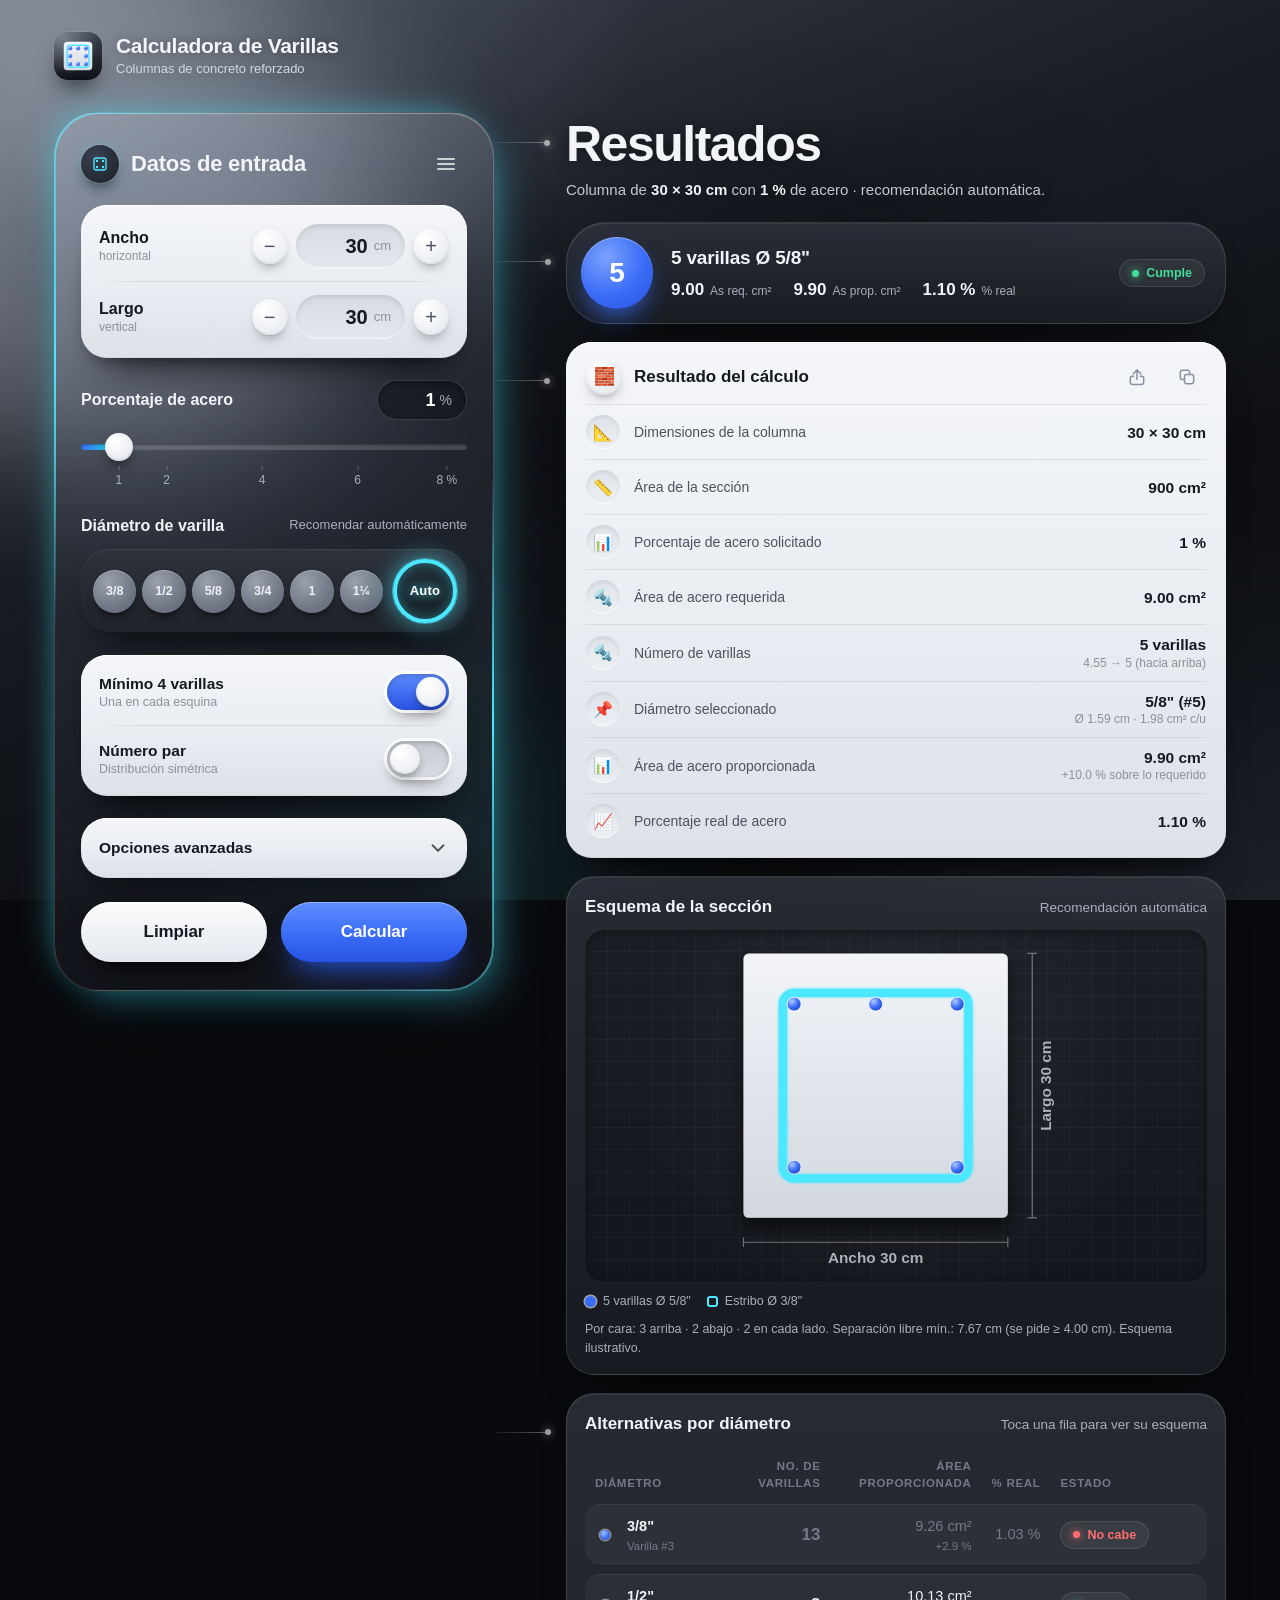
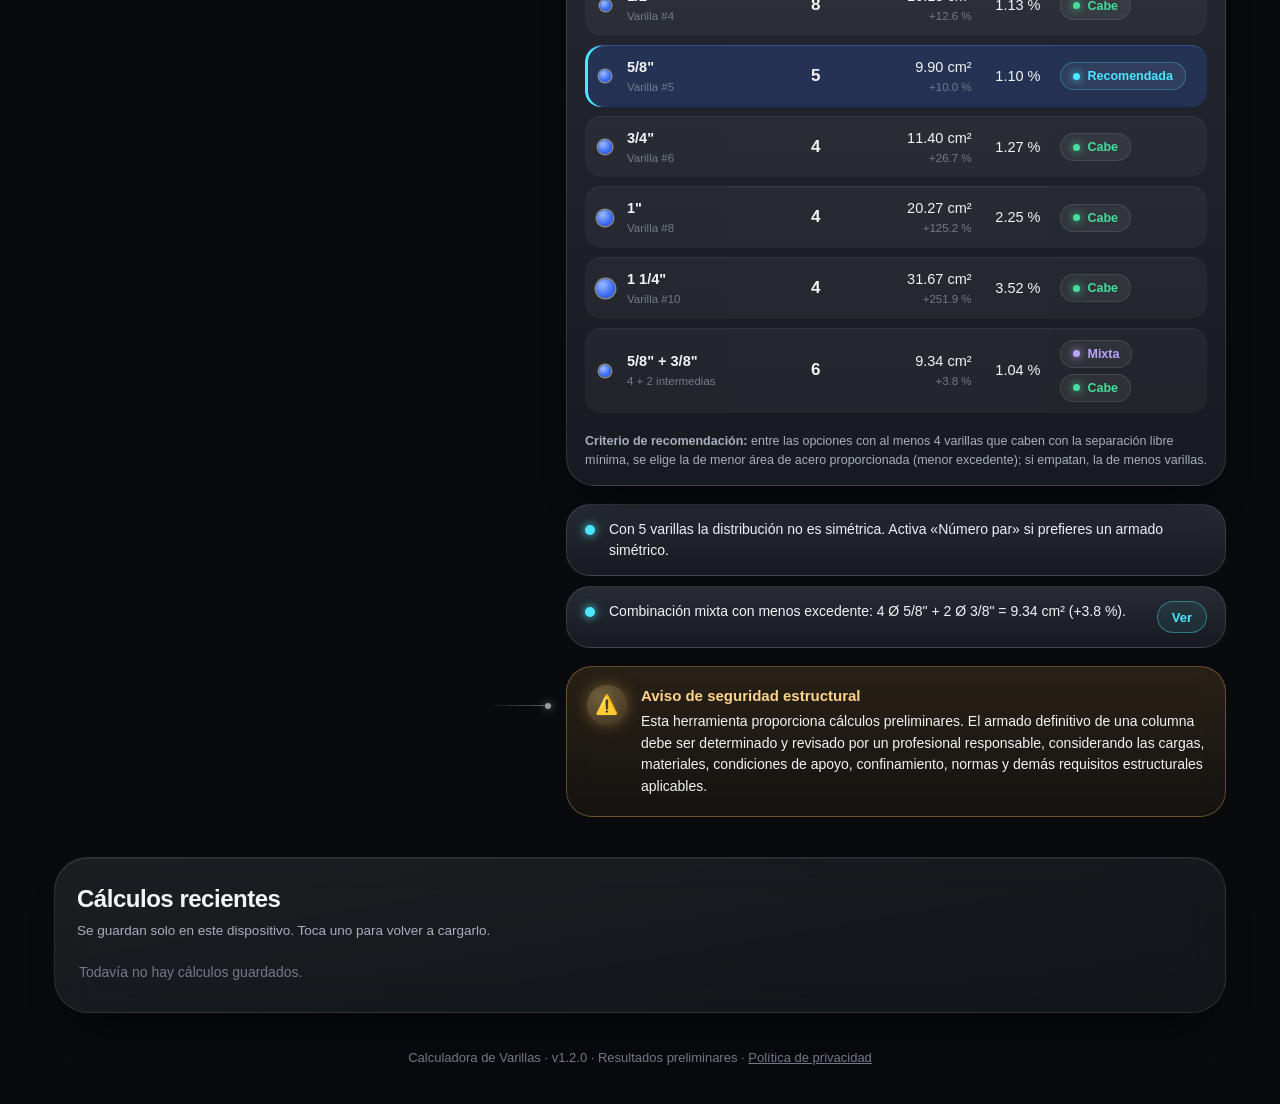
<file: index.html>
<!DOCTYPE html>
<html lang="es-MX">
<head>
  <meta charset="UTF-8">
  <meta name="viewport" content="width=device-width, initial-scale=1, viewport-fit=cover">
  <title>Calculadora de Varillas · Columnas</title>
  <meta name="description" content="Calcula de forma preliminar el número y diámetro de varillas para columnas de concreto reforzado. Funciona sin conexión.">

  <!-- PWA -->
  <link rel="manifest" href="manifest.json">
  <meta name="theme-color" content="#0f1116">
  <meta name="mobile-web-app-capable" content="yes">
  <meta name="apple-mobile-web-app-capable" content="yes">
  <meta name="apple-mobile-web-app-status-bar-style" content="black-translucent">
  <meta name="apple-mobile-web-app-title" content="Varillas">
  <link rel="icon" type="image/svg+xml" href="assets/logo.svg">
  <link rel="icon" type="image/png" sizes="192x192" href="assets/icons/icon-192.png">
  <link rel="apple-touch-icon" href="assets/icons/icon-192.png">

  <!-- Estilos (el orden importa: responsive.css va al final) -->
  <link rel="stylesheet" href="css/variables.css">
  <link rel="stylesheet" href="css/base.css">
  <link rel="stylesheet" href="css/layout.css">
  <link rel="stylesheet" href="css/barra-titulo.css">
  <link rel="stylesheet" href="css/formulario.css">
  <link rel="stylesheet" href="css/resultados.css">
  <link rel="stylesheet" href="css/historial.css">
  <link rel="stylesheet" href="css/responsive.css">
</head>
<body>
  <!-- ============ BARRA DE TÍTULO (Window Controls Overlay) ============
       Solo visible en la app instalada de escritorio. Se puede arrastrar
       para mover la ventana; los 5 botones son accesos rápidos. -->
  <header class="titlebar" id="titleBar">
    <div class="titlebar__brand">
      <img src="assets/logo.svg" width="18" height="18" alt="">
      <span class="titlebar__name">Calculadora de Varillas</span>
    </div>
    <nav class="titlebar__controls" aria-label="Accesos rápidos">
      <button type="button" class="tb-btn tb-btn--primary" data-accion="calcular" title="Calcular">
        <svg viewBox="0 0 24 24" width="16" height="16" aria-hidden="true"><rect x="5" y="3" width="14" height="18" rx="2.5" fill="none" stroke="currentColor" stroke-width="1.8"/><path d="M8.5 7h7M8.5 11h1m2.5 0h1m2.5 0h0M8.5 14.5h1m2.5 0h1m2.5 0h0M8.5 18h1m2.5 0h1m2.5 0h0" stroke="currentColor" stroke-width="1.8" stroke-linecap="round"/></svg>
        <span class="tb-btn__label">Calcular</span>
      </button>
      <button type="button" class="tb-btn" data-accion="limpiar" title="Limpiar">
        <svg viewBox="0 0 24 24" width="16" height="16" aria-hidden="true"><path d="M4 12a8 8 0 1 0 2.4-5.7M4 4v4h4" fill="none" stroke="currentColor" stroke-width="1.8" stroke-linecap="round" stroke-linejoin="round"/></svg>
        <span class="tb-btn__label">Limpiar</span>
      </button>
      <button type="button" class="tb-btn" data-accion="copiar" title="Copiar resultado">
        <svg viewBox="0 0 24 24" width="16" height="16" aria-hidden="true"><rect x="9" y="9" width="11" height="11" rx="2.5" fill="none" stroke="currentColor" stroke-width="1.8"/><path d="M15 9V6.5A2.5 2.5 0 0 0 12.5 4h-6A2.5 2.5 0 0 0 4 6.5v6A2.5 2.5 0 0 0 6.5 15H9" fill="none" stroke="currentColor" stroke-width="1.8"/></svg>
        <span class="tb-btn__label">Copiar</span>
      </button>
      <button type="button" class="tb-btn" data-accion="historial" title="Ver cálculos recientes">
        <svg viewBox="0 0 24 24" width="16" height="16" aria-hidden="true"><circle cx="12" cy="12" r="8.5" fill="none" stroke="currentColor" stroke-width="1.8"/><path d="M12 7.5V12l3 2" fill="none" stroke="currentColor" stroke-width="1.8" stroke-linecap="round" stroke-linejoin="round"/></svg>
        <span class="tb-btn__label">Historial</span>
      </button>
      <button type="button" class="tb-btn" data-accion="imprimir" title="Imprimir resultado">
        <svg viewBox="0 0 24 24" width="16" height="16" aria-hidden="true"><path d="M7 9V4h10v5M7 17H5a2 2 0 0 1-2-2v-4a2 2 0 0 1 2-2h14a2 2 0 0 1 2 2v4a2 2 0 0 1-2 2h-2M7 14h10v6H7z" fill="none" stroke="currentColor" stroke-width="1.8" stroke-linejoin="round"/></svg>
        <span class="tb-btn__label">Imprimir</span>
      </button>
    </nav>
  </header>

  <!-- Fondo: bruma clara arriba a la izquierda y sombras difusas (decorativo) -->
  <div class="ambient" aria-hidden="true">
    <span class="blob blob--haze"></span>
    <span class="blob blob--shadow"></span>
    <span class="blob blob--cyan"></span>
  </div>

  <div class="app">
    <!-- ============ ENCABEZADO ============ -->
    <header class="topbar">
      <div class="brand">
        <img class="brand__icon" src="assets/logo.svg" width="48" height="48" alt="">
        <div>
          <h1 class="brand__title">Calculadora de Varillas</h1>
          <p class="brand__sub">Columnas de concreto reforzado</p>
        </div>
      </div>
    </header>

    <!-- Aviso cuando la app se abre como archivo (sin servidor) -->
    <div class="notice" id="protoNotice" hidden>
      <span class="notice__dot"></span>
      <p id="protoNoticeText"></p>
    </div>

    <main class="layout" id="layout">
      <!-- ============ PANEL DE ENTRADA (vidrio) ============ -->
      <section class="device" aria-labelledby="inputTitle">
        <div class="device__head">
          <div class="device__title">
            <span class="avatar" aria-hidden="true">
              <svg viewBox="0 0 24 24" width="18" height="18"><rect x="4" y="4" width="16" height="16" rx="3" fill="none" stroke="currentColor" stroke-width="1.8"/><circle cx="8" cy="8" r="1.6" fill="currentColor"/><circle cx="16" cy="8" r="1.6" fill="currentColor"/><circle cx="16" cy="16" r="1.6" fill="currentColor"/><circle cx="8" cy="16" r="1.6" fill="currentColor"/></svg>
            </span>
            <h2 id="inputTitle">Datos de entrada</h2>
          </div>
          <button type="button" class="icon-btn" id="menuBtn" aria-controls="advBody" aria-expanded="false" title="Opciones avanzadas">
            <svg viewBox="0 0 24 24" width="24" height="24" aria-hidden="true"><path d="M4 7h16M4 12h16M4 17h16" stroke="currentColor" stroke-width="2" stroke-linecap="round"/></svg>
            <span class="sr-only">Opciones avanzadas</span>
          </button>
        </div>

        <form id="calcForm" class="form" novalidate autocomplete="off">
          <!-- Dimensiones -->
          <div class="card-light fields">
            <div class="field">
              <label class="field__label" for="ancho">Ancho <small>horizontal</small></label>
              <div class="stepper">
                <button type="button" class="step" data-target="ancho" data-step="-5" aria-label="Restar 5 cm al ancho">−</button>
                <div class="num-pill">
                  <input id="ancho" name="ancho" type="number" inputmode="decimal" min="10" max="500" step="0.5" placeholder="30" aria-describedby="dimError">
                  <span class="num-pill__unit">cm</span>
                </div>
                <button type="button" class="step" data-target="ancho" data-step="5" aria-label="Sumar 5 cm al ancho">+</button>
              </div>
            </div>
            <div class="divider"></div>
            <div class="field">
              <label class="field__label" for="largo">Largo <small>vertical</small></label>
              <div class="stepper">
                <button type="button" class="step" data-target="largo" data-step="-5" aria-label="Restar 5 cm al largo">−</button>
                <div class="num-pill">
                  <input id="largo" name="largo" type="number" inputmode="decimal" min="10" max="500" step="0.5" placeholder="30" aria-describedby="dimError">
                  <span class="num-pill__unit">cm</span>
                </div>
                <button type="button" class="step" data-target="largo" data-step="5" aria-label="Sumar 5 cm al largo">+</button>
              </div>
            </div>
            <p class="field-error" id="dimError" aria-live="polite"></p>
          </div>

          <!-- Porcentaje de acero (sobre el vidrio, como el slider de la referencia) -->
          <div class="block">
            <div class="block__head">
              <label for="pctRange" class="block__label">Porcentaje de acero</label>
              <div class="pct-pill">
                <input id="pct" name="pct" type="number" inputmode="decimal" min="0.1" max="10" step="0.1" value="1" aria-label="Porcentaje de acero en por ciento" aria-describedby="pctError">
                <span>%</span>
              </div>
            </div>
            <input type="range" class="range" id="pctRange" min="0.5" max="8" step="0.1" value="1" aria-label="Porcentaje de acero">
            <div class="range-scale" aria-hidden="true">
              <span style="--p:0.0667">1</span>
              <span style="--p:0.2">2</span>
              <span style="--p:0.4667">4</span>
              <span style="--p:0.7333">6</span>
              <span style="--p:1">8 %</span>
            </div>
            <p class="field-error field-error--dark" id="pctError" aria-live="polite"></p>
          </div>

          <!-- Diámetro de varilla: barra oscura con botones circulares + aro cian "Auto" -->
          <div class="block">
            <div class="block__head">
              <span class="block__label" id="diamLabel">Diámetro de varilla</span>
              <span class="caption" id="diamCaption">Recomendar automáticamente</span>
            </div>
            <div class="diam-bar" role="radiogroup" aria-labelledby="diamLabel">
              <label class="diam-opt" title='3/8" (#3)'><input type="radio" name="diam" value="3/8"><span class="knob">3/8</span></label>
              <label class="diam-opt" title='1/2" (#4)'><input type="radio" name="diam" value="1/2"><span class="knob">1/2</span></label>
              <label class="diam-opt" title='5/8" (#5)'><input type="radio" name="diam" value="5/8"><span class="knob">5/8</span></label>
              <label class="diam-opt" title='3/4" (#6)'><input type="radio" name="diam" value="3/4"><span class="knob">3/4</span></label>
              <label class="diam-opt" title='1" (#8)'><input type="radio" name="diam" value="1"><span class="knob">1</span></label>
              <label class="diam-opt" title='1 1/4" (#10)'><input type="radio" name="diam" value="1-1/4"><span class="knob">1¼</span></label>
              <label class="diam-opt diam-opt--auto" title="Recomendar automáticamente">
                <input type="radio" name="diam" value="auto" checked>
                <span class="ring"><span class="ring__label">Auto</span></span>
              </label>
            </div>
          </div>

          <!-- Ajustes constructivos -->
          <div class="card-light toggles">
            <label class="toggle">
              <span class="toggle__text"><strong>Mínimo 4 varillas</strong><small>Una en cada esquina</small></span>
              <span class="switch"><input type="checkbox" id="min4" checked><i></i></span>
            </label>
            <div class="divider"></div>
            <label class="toggle">
              <span class="toggle__text"><strong>Número par</strong><small>Distribución simétrica</small></span>
              <span class="switch"><input type="checkbox" id="par"><i></i></span>
            </label>
          </div>

          <!-- Opciones avanzadas (tarjeta desplegable) -->
          <div class="card-light dropdown" id="advCard">
            <button type="button" class="dropdown__head" id="advToggle" aria-controls="advBody" aria-expanded="false">
              <span>Opciones avanzadas</span>
              <svg class="chev" viewBox="0 0 24 24" width="22" height="22" aria-hidden="true"><path d="m6 9 6 6 6-6" fill="none" stroke="currentColor" stroke-width="2" stroke-linecap="round" stroke-linejoin="round"/></svg>
            </button>
            <div class="dropdown__body" id="advBody" hidden>
              <div class="field field--compact">
                <label class="field__label" for="recub">Recubrimiento libre</label>
                <div class="num-pill num-pill--sm">
                  <input id="recub" name="recub" type="number" inputmode="decimal" min="1" max="10" step="0.5" value="4" aria-describedby="recubError">
                  <span class="num-pill__unit">cm</span>
                </div>
              </div>
              <div class="field field--compact">
                <label class="field__label" for="estribo">Diámetro del estribo</label>
                <div class="select-pill">
                  <select id="estribo" name="estribo">
                    <option value="1/4">1/4" (#2)</option>
                    <option value="5/16">5/16" (#2.5)</option>
                    <option value="3/8" selected>3/8" (#3)</option>
                    <option value="1/2">1/2" (#4)</option>
                  </select>
                </div>
              </div>
              <p class="field-error" id="recubError" aria-live="polite"></p>
              <p class="hint">Se usan para dibujar el esquema y revisar que las varillas quepan con una separación libre mínima de 1.5 veces el diámetro o 4 cm.</p>
            </div>
          </div>

          <!-- Botones principales -->
          <div class="actions">
            <button type="button" class="btn btn--light" id="clearBtn">Limpiar</button>
            <button type="submit" class="btn btn--primary" id="calcBtn">
              <span class="btn__label">Calcular</span>
              <span class="spinner" aria-hidden="true"></span>
            </button>
          </div>
        </form>
      </section>

      <!-- ============ RESULTADOS ============ -->
      <section class="results" id="results" aria-labelledby="resTitle">
        <header class="results__head annot">
          <h2 id="resTitle">Resultados</h2>
          <p class="results__sub" id="resSub" aria-live="polite">Ingresa las dimensiones y presiona <strong>Calcular</strong>.</p>
        </header>

        <!-- Estado vacío -->
        <div class="pill-dark empty" id="emptyState">
          <svg class="empty__art" viewBox="0 0 120 120" aria-hidden="true">
            <rect x="18" y="18" width="84" height="84" rx="8" fill="none" stroke="rgba(255,255,255,.22)" stroke-width="2" stroke-dasharray="5 6"/>
            <rect x="28" y="28" width="64" height="64" rx="6" fill="none" stroke="rgba(75,232,255,.55)" stroke-width="2"/>
            <g fill="rgba(91,140,255,.55)">
              <circle cx="35" cy="35" r="4.5"/><circle cx="60" cy="35" r="4.5"/><circle cx="85" cy="35" r="4.5"/>
              <circle cx="85" cy="60" r="4.5"/><circle cx="85" cy="85" r="4.5"/><circle cx="60" cy="85" r="4.5"/>
              <circle cx="35" cy="85" r="4.5"/><circle cx="35" cy="60" r="4.5"/>
            </g>
          </svg>
          <div>
            <p class="empty__title">Aún no hay resultados</p>
            <p class="empty__text">Escribe el ancho y el largo de la columna, ajusta el porcentaje de acero y elige un diámetro, o deja <strong>Auto</strong> para que la app recomiende la mejor opción.</p>
          </div>
        </div>

        <div class="result-wrap" id="resultWrap" hidden>
          <!-- Resumen principal -->
          <div class="pill-dark summary annot">
            <div class="summary__dot"><span id="sumCount">0</span></div>
            <div class="summary__body">
              <p class="summary__title" id="sumTitle">—</p>
              <div class="summary__stats">
                <span><b id="sumAsReq">—</b><small>As req. cm²</small></span>
                <span><b id="sumAsProv">—</b><small>As prop. cm²</small></span>
                <span><b id="sumPct">—</b><small>% real</small></span>
              </div>
            </div>
            <span class="badge" id="sumBadge">—</span>
          </div>

          <div class="res-grid">
            <!-- Tarjeta clara tipo "modal" con los resultados -->
            <article class="card-light sheet annot">
              <header class="sheet__head">
                <span class="avatar avatar--light" aria-hidden="true">🧱</span>
                <h3>Resultado del cálculo</h3>
                <button type="button" class="icon-btn icon-btn--ink" id="shareBtn" title="Compartir con otras aplicaciones">
                  <svg viewBox="0 0 24 24" width="20" height="20" aria-hidden="true"><path d="M12 15V3.5m0 0L7.5 8M12 3.5 16.5 8M8 11H6.5A2.5 2.5 0 0 0 4 13.5v5A2.5 2.5 0 0 0 6.5 21h11a2.5 2.5 0 0 0 2.5-2.5v-5a2.5 2.5 0 0 0-2.5-2.5H16" fill="none" stroke="currentColor" stroke-width="1.8" stroke-linecap="round" stroke-linejoin="round"/></svg>
                  <span class="sr-only">Compartir resultado</span>
                </button>
                <button type="button" class="icon-btn icon-btn--ink" id="copyBtn" title="Copiar resultado">
                  <svg viewBox="0 0 24 24" width="20" height="20" aria-hidden="true"><rect x="9" y="9" width="11" height="11" rx="2.5" fill="none" stroke="currentColor" stroke-width="1.8"/><path d="M15 9V6.5A2.5 2.5 0 0 0 12.5 4h-6A2.5 2.5 0 0 0 4 6.5v6A2.5 2.5 0 0 0 6.5 15H9" fill="none" stroke="currentColor" stroke-width="1.8"/></svg>
                  <span class="sr-only">Copiar resultado</span>
                </button>
              </header>
              <ul class="kv">
                <li><span class="kv__ic" aria-hidden="true">📐</span><span class="kv__label">Dimensiones de la columna</span><span class="kv__val" id="rDim">—</span></li>
                <li><span class="kv__ic" aria-hidden="true">📏</span><span class="kv__label">Área de la sección</span><span class="kv__val" id="rArea">—</span></li>
                <li><span class="kv__ic" aria-hidden="true">📊</span><span class="kv__label">Porcentaje de acero solicitado</span><span class="kv__val" id="rPct">—</span></li>
                <li><span class="kv__ic" aria-hidden="true">🔩</span><span class="kv__label">Área de acero requerida</span><span class="kv__val" id="rAsReq">—</span></li>
                <li><span class="kv__ic" aria-hidden="true">🔩</span><span class="kv__label">Número de varillas</span><span class="kv__val" id="rN">—</span></li>
                <li><span class="kv__ic" aria-hidden="true">📌</span><span class="kv__label">Diámetro seleccionado</span><span class="kv__val" id="rDiam">—</span></li>
                <li><span class="kv__ic" aria-hidden="true">📊</span><span class="kv__label">Área de acero proporcionada</span><span class="kv__val" id="rAsProv">—</span></li>
                <li><span class="kv__ic" aria-hidden="true">📈</span><span class="kv__label">Porcentaje real de acero</span><span class="kv__val" id="rPctReal">—</span></li>
              </ul>
            </article>

            <!-- Esquema de la sección -->
            <article class="pill-dark section-card">
              <header class="card-head">
                <h3>Esquema de la sección</h3>
                <span class="muted" id="secMode">—</span>
              </header>
              <div class="section-svg" id="sectionSvg"></div>
              <div class="legend" id="secLegend"></div>
              <p class="muted small" id="secMeta">—</p>
            </article>
          </div>

          <!-- Alternativas -->
          <article class="pill-dark alt-card annot">
            <header class="card-head">
              <h3>Alternativas por diámetro</h3>
              <span class="muted">Toca una fila para ver su esquema</span>
            </header>
            <div class="table-scroll">
              <table class="alt-table">
                <thead>
                  <tr>
                    <th scope="col">Diámetro</th>
                    <th scope="col" class="num">No. de varillas</th>
                    <th scope="col" class="num">Área proporcionada</th>
                    <th scope="col" class="num nowrap">% real</th>
                    <th scope="col">Estado</th>
                  </tr>
                </thead>
                <tbody id="altBody"></tbody>
              </table>
            </div>
            <p class="muted small">
              <strong>Criterio de recomendación:</strong> entre las opciones con al menos 4 varillas que caben con la separación libre mínima,
              se elige la de menor área de acero proporcionada (menor excedente); si empatan, la de menos varillas.
            </p>
          </article>

          <!-- Notas y observaciones -->
          <div class="notes" id="notes"></div>
        </div>

        <!-- Aviso de seguridad estructural (siempre visible) -->
        <aside class="warning annot" role="note" aria-label="Aviso de seguridad estructural">
          <span class="warning__ic" aria-hidden="true">⚠️</span>
          <div>
            <p class="warning__title">Aviso de seguridad estructural</p>
            <p class="warning__text" id="avisoTexto">Esta herramienta proporciona cálculos preliminares. El armado definitivo de una columna debe ser determinado y revisado por un profesional responsable, considerando las cargas, materiales, condiciones de apoyo, confinamiento, normas y demás requisitos estructurales aplicables.</p>
          </div>
        </aside>
      </section>
    </main>

    <!-- ============ HISTORIAL ============ -->
    <section class="history" aria-labelledby="histTitle">
      <header class="history__head">
        <div>
          <h2 id="histTitle">Cálculos recientes</h2>
          <p class="muted">Se guardan solo en este dispositivo. Toca uno para volver a cargarlo.</p>
        </div>
        <button type="button" class="btn-ghost btn-ghost--danger" id="clearHist" hidden>Eliminar historial</button>
      </header>
      <ul class="history__list" id="histList"></ul>
      <p class="history__empty" id="histEmpty">Todavía no hay cálculos guardados.</p>
    </section>

    <footer class="foot">
      <p>Calculadora de Varillas · v<span id="appVersion">1.0.0</span> · Resultados preliminares · <a href="politica-privacidad.html" style="color:inherit">Política de privacidad</a></p>
    </footer>
  </div>

  <!-- Notificación flotante -->
  <div class="toast" id="toast" role="status" aria-live="polite" hidden>
    <span class="toast__dot"></span>
    <span id="toastMsg"></span>
    <button type="button" class="toast__action" id="toastAction" hidden></button>
  </div>

  <!-- Scripts (scripts clásicos en orden: comparten constantes y funciones;
       así la calculadora también funciona al abrir el archivo directamente) -->
  <script src="js/config.js" defer></script>
  <script src="js/utilidades.js" defer></script>
  <script src="js/calculos.js" defer></script>
  <script src="js/geometria.js" defer></script>
  <script src="js/esquema-svg.js" defer></script>
  <script src="js/interfaz.js" defer></script>
  <script src="js/historial.js" defer></script>
  <script src="js/compartir.js" defer></script>
  <script src="js/pwa.js" defer></script>
  <script src="js/barra-titulo.js" defer></script>
  <script src="js/main.js" defer></script>
</body>
</html>
</file>
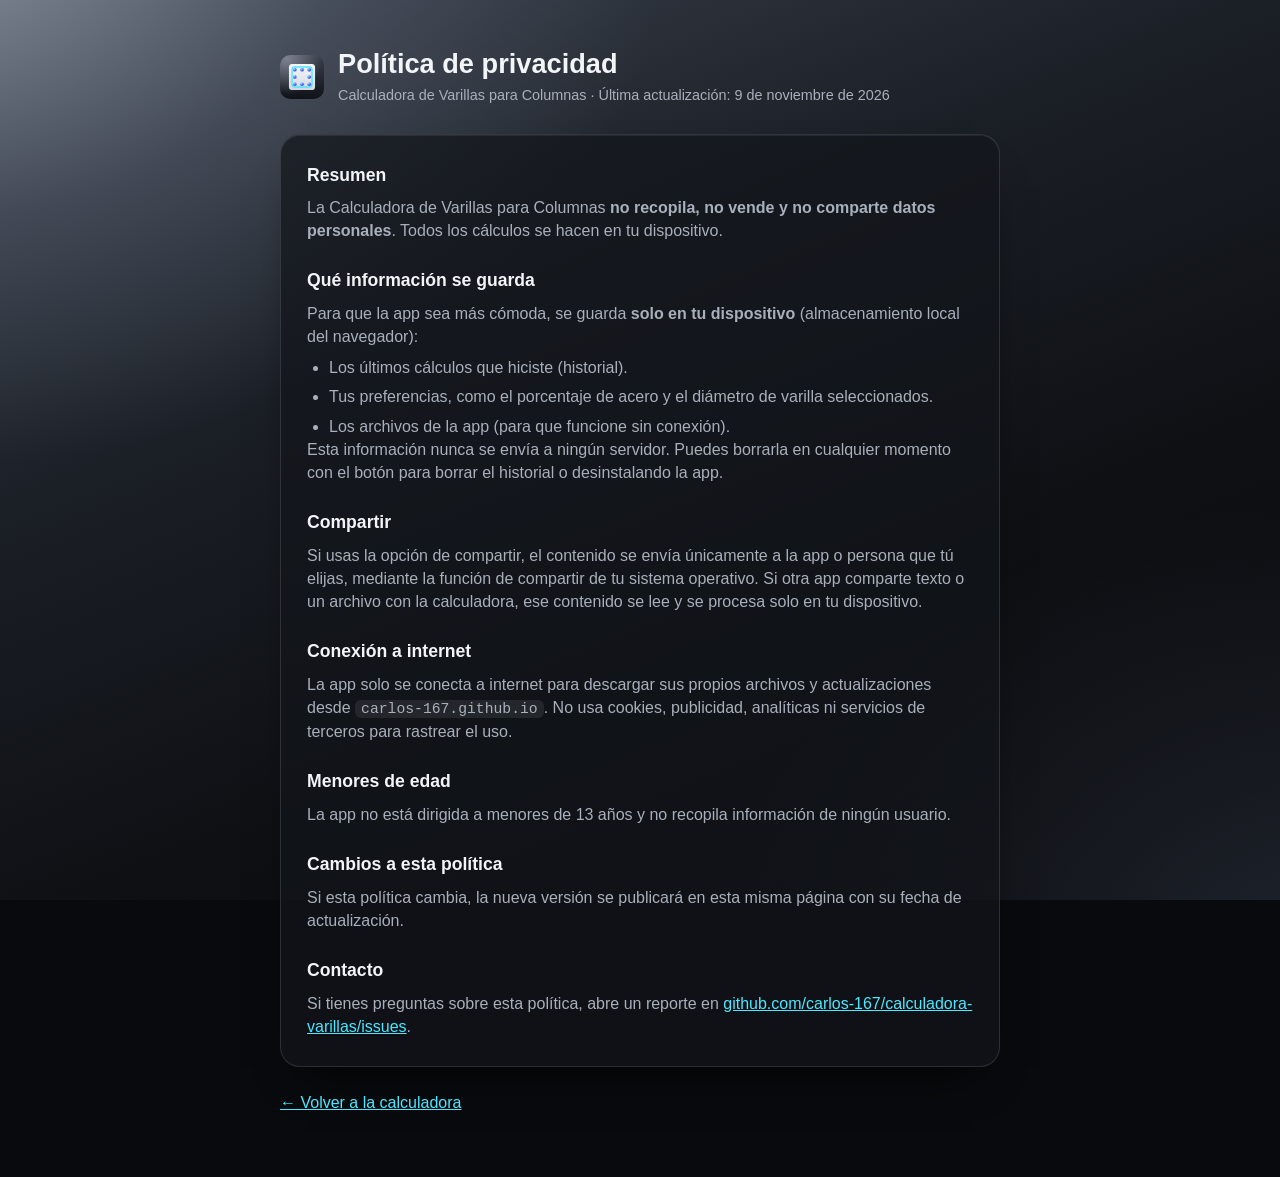
<file: politica-privacidad.html>
<!DOCTYPE html>
<html lang="es-MX">
<head>
  <meta charset="UTF-8">
  <meta name="viewport" content="width=device-width, initial-scale=1">
  <title>Política de privacidad · Calculadora de Varillas</title>
  <meta name="description" content="Política de privacidad de la Calculadora de Varillas para Columnas.">
  <meta name="theme-color" content="#0f1116">
  <link rel="icon" type="image/svg+xml" href="assets/logo.svg">
  <link rel="stylesheet" href="css/variables.css">
  <link rel="stylesheet" href="css/base.css">
  <style>
    .doc {
      max-width: 760px;
      margin: 0 auto;
      padding: 48px 20px 64px;
    }
    .doc__head { display: flex; align-items: center; gap: 14px; margin-bottom: 28px; }
    .doc__head img { width: 44px; height: 44px; }
    .doc h1 { font-size: 1.7rem; line-height: 1.2; }
    .doc__fecha { color: var(--text-3); font-size: .9rem; margin-top: 4px; }
    .doc__card {
      background: rgba(18, 21, 27, .72);
      border: 1px solid var(--pill-border);
      border-radius: var(--r-md);
      box-shadow: var(--shadow-dark);
      padding: 28px 26px;
    }
    .doc h2 { font-size: 1.1rem; margin: 26px 0 8px; color: var(--text); }
    .doc h2:first-child { margin-top: 0; }
    .doc p, .doc li { color: var(--text-2); }
    .doc p + p { margin-top: 10px; }
    .doc ul { margin: 8px 0 0; padding-left: 22px; }
    .doc li + li { margin-top: 6px; }
    .doc a { color: var(--cyan); }
    .doc__volver { display: inline-block; margin-top: 24px; }
  </style>
</head>
<body>
  <div class="ambient" aria-hidden="true"></div>

  <main class="doc">
    <header class="doc__head">
      <img src="assets/logo.svg" alt="">
      <div>
        <h1>Política de privacidad</h1>
        <p class="doc__fecha">Calculadora de Varillas para Columnas · Última actualización: 9 de noviembre de 2026</p>
      </div>
    </header>

    <article class="doc__card">
      <h2>Resumen</h2>
      <p>La Calculadora de Varillas para Columnas <strong>no recopila, no vende y no comparte datos personales</strong>. Todos los cálculos se hacen en tu dispositivo.</p>

      <h2>Qué información se guarda</h2>
      <p>Para que la app sea más cómoda, se guarda <strong>solo en tu dispositivo</strong> (almacenamiento local del navegador):</p>
      <ul>
        <li>Los últimos cálculos que hiciste (historial).</li>
        <li>Tus preferencias, como el porcentaje de acero y el diámetro de varilla seleccionados.</li>
        <li>Los archivos de la app (para que funcione sin conexión).</li>
      </ul>
      <p>Esta información nunca se envía a ningún servidor. Puedes borrarla en cualquier momento con el botón para borrar el historial o desinstalando la app.</p>

      <h2>Compartir</h2>
      <p>Si usas la opción de compartir, el contenido se envía únicamente a la app o persona que tú elijas, mediante la función de compartir de tu sistema operativo. Si otra app comparte texto o un archivo con la calculadora, ese contenido se lee y se procesa solo en tu dispositivo.</p>

      <h2>Conexión a internet</h2>
      <p>La app solo se conecta a internet para descargar sus propios archivos y actualizaciones desde <code>carlos-167.github.io</code>. No usa cookies, publicidad, analíticas ni servicios de terceros para rastrear el uso.</p>

      <h2>Menores de edad</h2>
      <p>La app no está dirigida a menores de 13 años y no recopila información de ningún usuario.</p>

      <h2>Cambios a esta política</h2>
      <p>Si esta política cambia, la nueva versión se publicará en esta misma página con su fecha de actualización.</p>

      <h2>Contacto</h2>
      <p>Si tienes preguntas sobre esta política, abre un reporte en <a href="https://github.com/carlos-167/calculadora-varillas/issues" rel="noopener">github.com/carlos-167/calculadora-varillas/issues</a>.</p>
    </article>

    <a class="doc__volver" href="./">← Volver a la calculadora</a>
  </main>
</body>
</html>
</file>
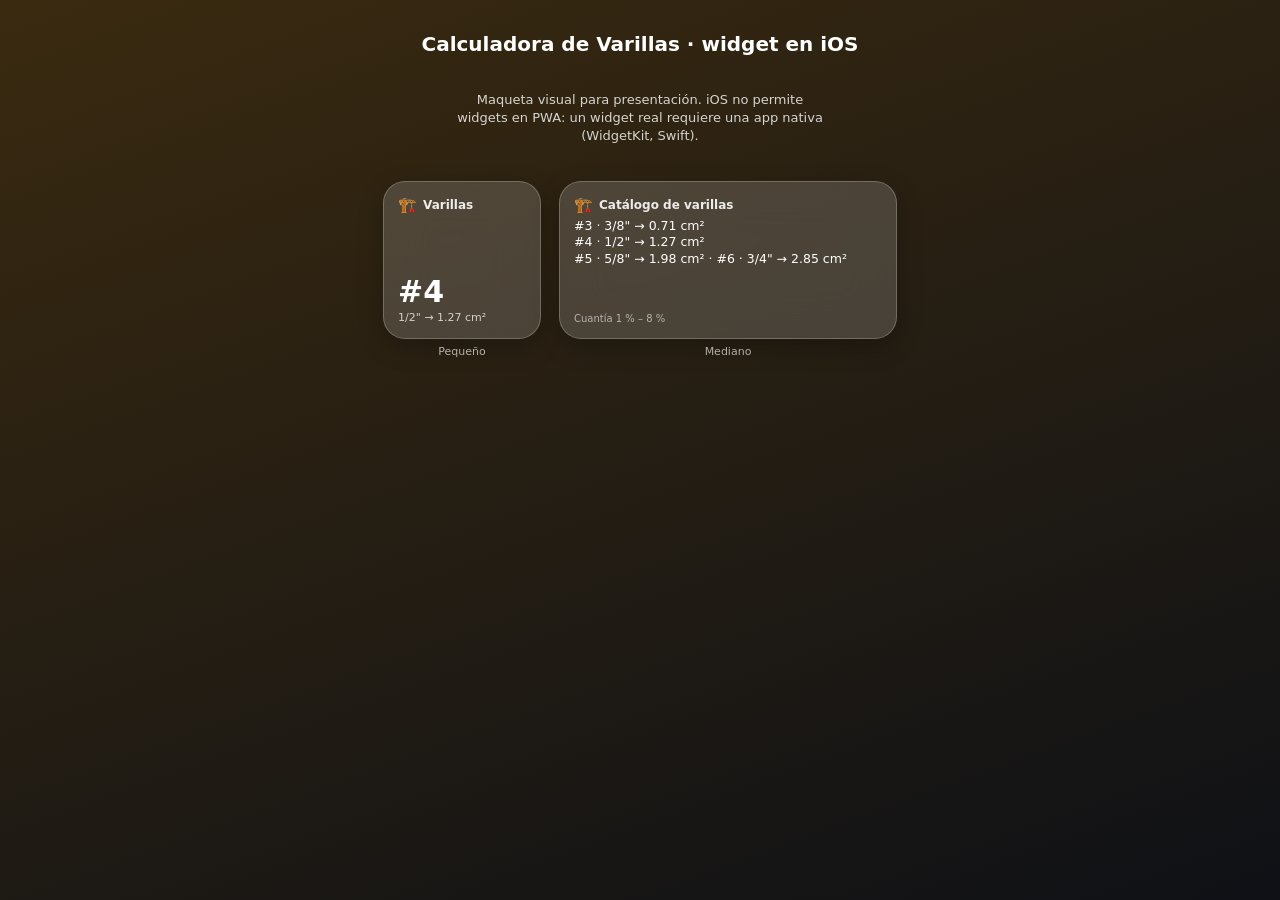
<file: widgets/ios-maqueta.html>
<!doctype html>
<html lang="es"><head><meta charset="utf-8"><meta name="viewport" content="width=device-width,initial-scale=1">
<title>Maqueta de widget iOS — Calculadora de Varillas</title>
<style>
*{box-sizing:border-box}body{margin:0;min-height:100vh;display:flex;flex-direction:column;align-items:center;gap:22px;padding:32px 16px;
background:linear-gradient(160deg,#3a2a10,#0f1116);font-family:-apple-system,"SF Pro Text","Segoe UI",system-ui,sans-serif;color:#fff}
h1{margin:0;font-size:20px;font-weight:600}.aviso{max-width:380px;text-align:center;font-size:13px;opacity:.8;line-height:1.4}
.fila{display:flex;flex-wrap:wrap;gap:18px;justify-content:center;align-items:flex-start}
.w{border-radius:22px;padding:14px;background:rgba(255,255,255,.16);-webkit-backdrop-filter:blur(24px);backdrop-filter:blur(24px);
border:1px solid rgba(255,255,255,.22);box-shadow:0 8px 24px rgba(0,0,0,.25);display:flex;flex-direction:column;gap:4px;overflow:hidden}
.s{width:158px;height:158px}.m{width:338px;height:158px}
.t{display:flex;align-items:center;gap:6px;font-size:12px;font-weight:600;opacity:.9}.t b{font-size:15px}
.big{font-size:30px;font-weight:700;margin-top:auto;line-height:1}.sub{font-size:11px;opacity:.75}
.l{font-size:12.5px;line-height:1.35}.pie{margin-top:auto;font-size:10px;opacity:.6}
.btn{display:inline-block;margin-top:auto;font-size:11px;font-weight:600;background:#f59e0b;color:#111;padding:5px 10px;border-radius:12px;align-self:flex-start}
.etq{font-size:11px;opacity:.65;margin-top:6px;text-align:center}
</style></head><body>
<h1>Calculadora de Varillas · widget en iOS</h1>
<p class="aviso">Maqueta visual para presentación. iOS no permite widgets en PWA: un widget real requiere una app nativa (WidgetKit, Swift).</p>
<div class="fila">
 <div><div class="w s"><div class="t"><b>🏗️</b>Varillas</div><div class="big">#4</div><div class="sub">1/2" → 1.27 cm²</div></div><p class="etq">Pequeño</p></div>
 <div><div class="w m"><div class="t"><b>🏗️</b>Catálogo de varillas</div><div class="l">#3 · 3/8" → 0.71 cm²<br>#4 · 1/2" → 1.27 cm²<br>#5 · 5/8" → 1.98 cm² · #6 · 3/4" → 2.85 cm²</div><div class="pie">Cuantía 1 % – 8 %</div></div><p class="etq">Mediano</p></div>
</div></body></html>
</file>
<file: css/variables.css>
/* =============================================================
   Calculadora de Varillas — css/variables.css
   -------------------------------------------------------------
   Variables: colores, radios, sombras y tipografía (estilo "Neo-Tactile").
   ============================================================= */

/* ---------- Variables ---------- */
:root {
  color-scheme: dark;

  /* Fondo */
  --bg-0: #090a0d;
  --bg-1: #12151b;

  /* Texto sobre fondo oscuro */
  --text: #f2f4f8;
  --text-2: #a9b0bc;
  --text-3: #737b89;

  /* Superficies claras (tarjetas en relieve) */
  --surface-hi: #f4f6f9;
  --surface: #e9ecf1;
  --surface-lo: #dde1e8;
  --ink: #16191f;
  --ink-2: #4b5260;
  --ink-3: #8a919e;

  /* Acentos */
  --blue: #3b6cf6;
  --blue-hi: #5d8dff;
  --blue-lo: #2753e3;
  --cyan: #4be8ff;
  --cyan-2: #25c6e6;
  --ok: #45dd9b;
  --warn: #ffc25c;
  --bad: #ff6f6f;

  /* Píldoras oscuras */
  --pill-bg: linear-gradient(180deg, rgba(50, 55, 66, .74), rgba(28, 32, 39, .74));
  --pill-border: rgba(255, 255, 255, .12);

  /* Radios */
  --r-xl: 44px;
  --r-lg: 26px;
  --r-md: 20px;
  --r-pill: 999px;

  /* Sombras */
  --shadow-light:
    inset 0 1px 0 rgba(255, 255, 255, .95),
    inset 0 -1px 0 rgba(0, 0, 0, .05),
    0 30px 42px -24px rgba(0, 0, 0, .8),
    0 8px 14px -8px rgba(0, 0, 0, .4);
  --shadow-dark:
    inset 0 1px 0 rgba(255, 255, 255, .07),
    0 26px 44px -26px rgba(0, 0, 0, .9);

  /* Tipografía (fuentes del sistema: funcionan sin conexión) */
  --font: "Segoe UI Variable Display", "Segoe UI Variable Text", "SF Pro Display", -apple-system,
          BlinkMacSystemFont, "Inter", "Segoe UI", Roboto, "Helvetica Neue", Arial, sans-serif;

  /* Separación entre panel y resultados (se usa en las líneas de anotación) */
  --gutter: 28px;

  --ease-out: cubic-bezier(.2, .8, .2, 1);
  --ease-spring: cubic-bezier(.3, 1.4, .5, 1);
}
</file>
<file: css/base.css>
*, *::before, *::after { box-sizing: border-box; }
[hidden] { display: none !important; }

html { -webkit-text-size-adjust: 100%; }

body {
  margin: 0;
  min-height: 100vh;
  min-height: 100dvh;
  font-family: var(--font);
  font-size: 16px;
  line-height: 1.45;
  color: var(--text);
  background-color: var(--bg-0);
  -webkit-font-smoothing: antialiased;
  -moz-osx-font-smoothing: grayscale;
  overflow-x: hidden;
}

h1, h2, h3, p { margin: 0; }
button, input, select { font: inherit; color: inherit; }
button { cursor: pointer; }
img, svg { display: block; }
code {
  font-family: ui-monospace, "SF Mono", "Cascadia Code", Consolas, monospace;
  font-size: .92em;
  padding: 1px 6px;
  border-radius: 6px;
  background: rgba(255, 255, 255, .08);
}

/* Capa fija de fondo: degradado + manchas difusas */
.ambient {
  position: fixed;
  inset: 0;
  z-index: -1;
  overflow: hidden;
  pointer-events: none;
  background:
    radial-gradient(1100px 820px at -6% -10%, rgba(205, 214, 228, .52), rgba(128, 140, 160, .24) 38%, transparent 68%),
    radial-gradient(900px 700px at 105% 110%, rgba(34, 39, 49, .95), transparent 70%),
    linear-gradient(158deg, #3d4450 0%, #1b1f26 36%, #0e1014 66%, #08090b 100%);
}
.blob {
  position: absolute;
  border-radius: 50%;
  filter: blur(70px);
}
.blob--haze   { width: 520px; height: 520px; left: -140px; top: -40px; background: rgba(214, 222, 236, .3); }
.blob--shadow { width: 620px; height: 420px; left: 38%; top: 22%; background: rgba(0, 0, 0, .45); }
.blob--cyan   { width: 420px; height: 420px; left: 18%; bottom: -180px; background: rgba(75, 232, 255, .07); }
</file>
<file: css/layout.css>
/* =============================================================
   Calculadora de Varillas — css/layout.css
   -------------------------------------------------------------
   Encabezado, distribución general, pie, notificación y utilidades.
   ============================================================= */

/* ---------- Encabezado ---------- */
.app {
  width: 100%;
  max-width: 1260px;
  margin: 0 auto;
  padding:
    max(18px, env(safe-area-inset-top))
    max(16px, env(safe-area-inset-right))
    max(24px, env(safe-area-inset-bottom))
    max(16px, env(safe-area-inset-left));
}

.topbar {
  display: flex;
  align-items: center;
  justify-content: space-between;
  gap: 16px;
  flex-wrap: wrap;
  padding: 4px 0 24px;
}
.brand { display: flex; align-items: center; gap: 14px; min-width: 0; text-shadow: 0 1px 14px rgba(0, 0, 0, .45); }
.brand__icon {
  width: 48px;
  height: 48px;
  border-radius: 14px;
  box-shadow: 0 14px 24px -10px rgba(0, 0, 0, .8), 0 0 0 1px rgba(255, 255, 255, .08);
  flex: none;
}
.brand__title { font-size: 21px; font-weight: 700; letter-spacing: -.015em; line-height: 1.15; }
.brand__sub { font-size: 13px; color: #d3d9e2; margin-top: 2px; }

/* Aviso de protocolo (file:// o sin HTTPS) */
.notice {
  display: flex;
  align-items: flex-start;
  gap: 12px;
  margin: 0 0 22px;
  padding: 14px 18px;
  border-radius: var(--r-md);
  background: rgba(255, 194, 92, .1);
  border: 1px solid rgba(255, 194, 92, .3);
  font-size: 14px;
  color: var(--text);
}
.notice__dot {
  flex: none;
  width: 9px;
  height: 9px;
  margin-top: 6px;
  border-radius: 50%;
  background: var(--warn);
  box-shadow: 0 0 10px var(--warn);
}

/* ---------- Distribución general ---------- */
.layout {
  display: grid;
  grid-template-columns: minmax(0, 1fr);
  gap: var(--gutter);
  align-items: start;
}

/* ---------- Pie, notificación y utilidades ---------- */
.foot { margin-top: 28px; padding: 8px 4px 12px; display: grid; gap: 14px; justify-items: center; text-align: center; font-size: 13px; color: var(--text-3); }

.toast {
  position: fixed;
  left: 50%;
  bottom: max(20px, env(safe-area-inset-bottom));
  z-index: 50;
  display: flex;
  align-items: center;
  gap: 12px;
  max-width: calc(100vw - 32px);
  padding: 12px 14px 12px 18px;
  border-radius: var(--r-pill);
  background: linear-gradient(180deg, rgba(56, 62, 74, .92), rgba(30, 34, 42, .92));
  border: 1px solid rgba(255, 255, 255, .14);
  backdrop-filter: blur(16px);
  -webkit-backdrop-filter: blur(16px);
  box-shadow: 0 24px 40px -16px rgba(0, 0, 0, .9);
  font-size: 14.5px;
  font-weight: 550;
  transform: translateX(-50%);
  animation: toast-in .35s var(--ease-out);
}
.toast__dot { width: 10px; height: 10px; flex: none; border-radius: 50%; background: var(--cyan); box-shadow: 0 0 12px var(--cyan); }
.toast__action {
  height: 32px;
  padding: 0 14px;
  border: 0;
  border-radius: var(--r-pill);
  background: var(--cyan);
  color: #062530;
  font-weight: 700;
  font-size: 13px;
}
@keyframes toast-in { from { opacity: 0; transform: translate(-50%, 16px); } to { opacity: 1; transform: translate(-50%, 0); } }

.sr-only {
  position: absolute;
  width: 1px;
  height: 1px;
  padding: 0;
  margin: -1px;
  overflow: hidden;
  clip: rect(0 0 0 0);
  white-space: nowrap;
  border: 0;
}

:focus-visible { outline: 2px solid var(--cyan); outline-offset: 3px; }
.card-light :focus-visible { outline-color: var(--blue); }
</file>
<file: css/barra-titulo.css>
/* =============================================================
   Calculadora de Varillas — css/barra-titulo.css
   -------------------------------------------------------------
   Barra de título propia para la superposición de controles de
   ventana (Window Controls Overlay). Solo aparece cuando la app
   instalada usa ese modo de pantalla.

   · env(titlebar-area-*) indica dónde está libre el área de la barra
     de título (en Windows los botones del sistema quedan a la derecha,
     en macOS a la izquierda). El segundo valor es el respaldo.
   · app-region: drag  → la barra es un controlador de arrastre.
   · app-region: no-drag → los 5 botones siguen recibiendo clics.
   ============================================================= */

.titlebar { display: none; }

@media (display-mode: window-controls-overlay) {
  :root { --titlebar-h: env(titlebar-area-height, 40px); }

  .titlebar {
    position: fixed;
    left: env(titlebar-area-x, 0);
    top: env(titlebar-area-y, 0);
    width: env(titlebar-area-width, 100%);
    height: var(--titlebar-h);
    z-index: 60;
    display: flex;
    align-items: center;
    gap: 12px;
    padding: 0 8px 0 12px;
    background: rgba(15, 17, 22, .82);
    border-bottom: 1px solid rgba(255, 255, 255, .08);
    backdrop-filter: blur(14px);
    -webkit-backdrop-filter: blur(14px);
    -webkit-app-region: drag;
    app-region: drag;
    user-select: none;
  }

  /* El contenido empieza debajo de la barra */
  body { padding-top: var(--titlebar-h); }
  .results, .history { scroll-margin-top: calc(var(--titlebar-h) + 16px); }
}

.titlebar__brand {
  display: flex;
  align-items: center;
  gap: 8px;
  min-width: 0;
  font-size: 13px;
  font-weight: 600;
  color: var(--text-2);
  white-space: nowrap;
}
.titlebar__name { overflow: hidden; text-overflow: ellipsis; }
.titlebar__brand img { width: 18px; height: 18px; border-radius: 5px; flex: none; }

.titlebar__controls {
  display: flex;
  align-items: center;
  flex: none;
  gap: 4px;
  margin-left: auto;
}

.tb-btn {
  display: inline-flex;
  align-items: center;
  gap: 6px;
  height: 28px;
  padding: 0 10px;
  border: 1px solid transparent;
  border-radius: 8px;
  background: transparent;
  color: var(--text-2);
  font-size: 12.5px;
  font-weight: 600;
  -webkit-app-region: no-drag;
  app-region: no-drag;
  transition: background-color .15s, color .15s, border-color .15s;
}
.tb-btn svg { flex: none; }
.tb-btn:hover { background: rgba(255, 255, 255, .08); color: var(--text); }
.tb-btn:active { background: rgba(255, 255, 255, .14); }
.tb-btn--primary { color: var(--cyan); border-color: rgba(75, 232, 255, .35); }
.tb-btn--primary:hover { color: var(--cyan); background: rgba(75, 232, 255, .12); }
.tb-btn:focus-visible { outline-offset: 1px; }

/* Ventana angosta: solo íconos (la clase la pone js/barra-titulo.js) */
.titlebar--compacta .tb-btn { padding: 0 7px; }
.titlebar--compacta .tb-btn__label,
.titlebar--compacta .titlebar__name { display: none; }
</file>
<file: css/formulario.css>
/* =============================================================
   Calculadora de Varillas — css/formulario.css
   -------------------------------------------------------------
   Panel de vidrio, controles del formulario y botones.
   ============================================================= */

/* ---------- Panel de vidrio y controles ---------- */
.device {
  position: relative;
  isolation: isolate;
  padding: 26px 22px 24px;
  border-radius: var(--r-xl);
  background: linear-gradient(165deg, rgba(222, 230, 242, .24) 0%, rgba(140, 150, 170, .12) 38%, rgba(36, 40, 50, .34) 100%);
  border: 1px solid rgba(255, 255, 255, .16);
  backdrop-filter: blur(26px) saturate(125%);
  -webkit-backdrop-filter: blur(26px) saturate(125%);
  box-shadow:
    inset 0 1px 0 rgba(255, 255, 255, .32),
    -10px -10px 34px -14px rgba(75, 232, 255, .55),
    14px 16px 40px -14px rgba(75, 232, 255, .5),
    0 50px 90px -40px rgba(0, 0, 0, .9);
}
/* Borde cian luminoso en esquinas superior izquierda e inferior derecha */
.device::before {
  content: "";
  position: absolute;
  inset: -1px;
  border-radius: inherit;
  padding: 1.6px;
  background: conic-gradient(from 0deg,
    transparent 0deg, transparent 70deg,
    var(--cyan) 128deg, rgba(75, 232, 255, .15) 170deg,
    transparent 200deg, transparent 250deg,
    var(--cyan) 312deg, rgba(75, 232, 255, .2) 350deg, transparent 360deg);
  -webkit-mask: linear-gradient(#000 0 0) content-box, linear-gradient(#000 0 0);
  -webkit-mask-composite: xor;
  mask-composite: exclude;
  pointer-events: none;
  z-index: 1;
}

.device__head {
  display: flex;
  align-items: center;
  justify-content: space-between;
  margin-bottom: 20px;
}
.device__title { display: flex; align-items: center; gap: 12px; }
.device__title h2 { font-size: 22px; font-weight: 650; letter-spacing: -.01em; }

.avatar {
  display: grid;
  place-items: center;
  width: 38px;
  height: 38px;
  border-radius: 50%;
  color: var(--cyan);
  background: radial-gradient(circle at 35% 30%, #3a4150, #1b1f27);
  box-shadow: 0 0 0 1px rgba(255, 255, 255, .12), 0 8px 16px -6px rgba(0, 0, 0, .8), 0 0 14px -4px rgba(75, 232, 255, .6);
  flex: none;
}
.avatar--light {
  width: 36px;
  height: 36px;
  font-size: 17px;
  background: radial-gradient(circle at 35% 30%, #ffffff, #dfe3ea);
  box-shadow: 0 6px 12px -6px rgba(0, 0, 0, .5), inset 0 -1px 2px rgba(0, 0, 0, .08);
}

.icon-btn {
  display: grid;
  place-items: center;
  width: 42px;
  height: 42px;
  border: 0;
  border-radius: 14px;
  background: transparent;
  color: rgba(255, 255, 255, .72);
  transition: background .2s, color .2s, transform .2s var(--ease-out);
}
.icon-btn:hover { background: rgba(255, 255, 255, .08); color: #fff; }
.icon-btn[aria-expanded="true"] { color: var(--cyan); }
.icon-btn--ink { color: var(--ink-3); width: 38px; height: 38px; border-radius: 12px; }
.icon-btn--ink:hover { background: rgba(0, 0, 0, .06); color: var(--ink); }

.form { display: grid; gap: 22px; }

/* Tarjeta clara en relieve */
.card-light {
  color: var(--ink);
  border-radius: var(--r-lg);
  background: linear-gradient(180deg, var(--surface-hi) 0%, var(--surface) 55%, var(--surface-lo) 100%);
  box-shadow: var(--shadow-light);
}

.fields { padding: 6px 18px 6px; }
.divider { height: 1px; background: linear-gradient(90deg, transparent, rgba(0, 0, 0, .09) 12%, rgba(0, 0, 0, .09) 88%, transparent); }

.field {
  display: flex;
  align-items: center;
  justify-content: space-between;
  gap: 12px;
  min-height: 70px;
}
.field--compact { min-height: 58px; }
.field__label { font-weight: 650; font-size: 16px; display: flex; flex-direction: column; line-height: 1.2; }
.field__label small { font-weight: 500; font-size: 12px; color: var(--ink-3); margin-top: 2px; }

.stepper { display: flex; align-items: center; gap: 8px; }
.step {
  width: 36px;
  height: 36px;
  border: 0;
  border-radius: 50%;
  font-size: 20px;
  line-height: 1;
  color: var(--ink-2);
  background: radial-gradient(circle at 35% 30%, #ffffff, #e2e6ec);
  box-shadow: 0 8px 14px -8px rgba(0, 0, 0, .6), inset 0 -1px 2px rgba(0, 0, 0, .08), 0 0 0 1px rgba(0, 0, 0, .04);
  transition: transform .18s var(--ease-out), box-shadow .18s;
}
.step:hover { transform: translateY(-2px); box-shadow: 0 12px 18px -8px rgba(0, 0, 0, .6), inset 0 -1px 2px rgba(0, 0, 0, .08); color: var(--blue); }
.step:active { transform: translateY(1px); box-shadow: inset 0 2px 5px rgba(0, 0, 0, .18); }

.num-pill {
  display: flex;
  align-items: center;
  gap: 4px;
  height: 44px;
  padding: 0 14px 0 10px;
  border-radius: var(--r-pill);
  background: linear-gradient(180deg, #d6dbe3, #e4e7ed);
  box-shadow: inset 0 2px 5px rgba(0, 0, 0, .1), inset 0 -1px 0 rgba(255, 255, 255, .9);
  transition: box-shadow .2s;
}
.num-pill:focus-within { box-shadow: inset 0 2px 5px rgba(0, 0, 0, .1), 0 0 0 2px var(--blue); }
.num-pill.is-invalid { box-shadow: inset 0 2px 5px rgba(0, 0, 0, .1), 0 0 0 2px var(--bad); }
.num-pill input {
  width: 64px;
  border: 0;
  outline: 0;
  background: transparent;
  text-align: right;
  font-size: 20px;
  font-weight: 650;
  color: var(--ink);
  font-variant-numeric: tabular-nums;
}
.num-pill input::placeholder { color: var(--ink-3); opacity: .6; }
.num-pill__unit { font-size: 13px; color: var(--ink-3); font-weight: 500; }
.num-pill--sm { height: 40px; }
.num-pill--sm input { width: 44px; font-size: 17px; }

/* Ocultar flechas de input number */
input[type="number"] { -moz-appearance: textfield; appearance: textfield; }
input[type="number"]::-webkit-inner-spin-button,
input[type="number"]::-webkit-outer-spin-button { -webkit-appearance: none; margin: 0; }

.field-error { min-height: 0; font-size: 13px; color: #c83b3b; font-weight: 500; }
.field-error:not(:empty) { padding: 0 0 12px; }
.field-error--dark { color: #ff9b9b; }
.field-error--dark:not(:empty) { padding: 6px 0 0; }

/* Bloques que van directamente sobre el vidrio */
.block__head {
  display: flex;
  align-items: center;
  justify-content: space-between;
  flex-wrap: wrap;
  gap: 4px 12px;
  margin-bottom: 12px;
}
.block__label { font-size: 16px; font-weight: 600; color: var(--text); white-space: nowrap; }
.caption { margin-left: auto; font-size: 13px; color: var(--text-2); text-align: right; }

.pct-pill {
  display: flex;
  align-items: center;
  gap: 2px;
  height: 40px;
  padding: 0 14px 0 8px;
  border-radius: var(--r-pill);
  background: rgba(16, 19, 24, .55);
  border: 1px solid rgba(255, 255, 255, .14);
  box-shadow: inset 0 2px 6px rgba(0, 0, 0, .35);
  transition: border-color .2s;
}
.pct-pill:focus-within { border-color: var(--cyan); }
.pct-pill.is-invalid { border-color: var(--bad); }
.pct-pill input {
  width: 52px;
  border: 0;
  outline: 0;
  background: transparent;
  text-align: right;
  font-size: 18px;
  font-weight: 650;
  color: #fff;
  font-variant-numeric: tabular-nums;
}
.pct-pill span { color: var(--text-2); font-size: 14px; }

/* Slider (degradado azul → cian con perilla blanca) */
.range {
  --fill: 6.67%;
  -webkit-appearance: none;
  appearance: none;
  width: 100%;
  height: 30px;
  margin: 0;
  background: transparent;
  cursor: pointer;
}
.range:focus { outline: none; }
.range::-webkit-slider-runnable-track {
  height: 6px;
  border-radius: var(--r-pill);
  background: linear-gradient(90deg, var(--blue) 0%, var(--cyan-2) var(--fill), rgba(255, 255, 255, .16) var(--fill));
  box-shadow: inset 0 1px 2px rgba(0, 0, 0, .35);
}
.range::-webkit-slider-thumb {
  -webkit-appearance: none;
  width: 28px;
  height: 28px;
  margin-top: -11px;
  border: 0;
  border-radius: 50%;
  background: radial-gradient(circle at 35% 30%, #ffffff, #e1e5ec);
  box-shadow: 0 8px 14px -4px rgba(0, 0, 0, .6), inset 0 -2px 3px rgba(0, 0, 0, .08);
  transition: transform .18s var(--ease-out), box-shadow .18s;
}
.range:hover::-webkit-slider-thumb { transform: scale(1.06); }
.range:active::-webkit-slider-thumb { transform: scale(1.12); }
.range:focus-visible::-webkit-slider-thumb { box-shadow: 0 0 0 5px rgba(75, 232, 255, .35), 0 8px 14px -4px rgba(0, 0, 0, .6); }
.range::-moz-range-track { height: 6px; border-radius: var(--r-pill); background: rgba(255, 255, 255, .16); }
.range::-moz-range-progress { height: 6px; border-radius: var(--r-pill); background: linear-gradient(90deg, var(--blue), var(--cyan-2)); }
.range::-moz-range-thumb {
  width: 28px;
  height: 28px;
  border: 0;
  border-radius: 50%;
  background: radial-gradient(circle at 35% 30%, #ffffff, #e1e5ec);
  box-shadow: 0 8px 14px -4px rgba(0, 0, 0, .6);
}
.range:focus-visible::-moz-range-thumb { box-shadow: 0 0 0 5px rgba(75, 232, 255, .35); }

.range-scale {
  position: relative;
  height: 20px;
  margin-top: 4px;
  font-size: 12px;
  color: var(--text-2);
  font-variant-numeric: tabular-nums;
}
.range-scale span {
  position: absolute;
  top: 0;
  left: calc(14px + var(--p) * (100% - 28px));
  transform: translateX(-50%);
  white-space: nowrap;
}
.range-scale span::before {
  content: "";
  position: absolute;
  left: 50%;
  top: -6px;
  width: 1px;
  height: 4px;
  background: rgba(255, 255, 255, .25);
}
.range-scale span:last-child { transform: translateX(-80%); }

/* Selector de diámetro: barra oscura + perillas + aro cian */
.diam-bar {
  display: grid;
  grid-template-columns: repeat(6, minmax(0, 1fr)) auto;
  align-items: center;
  gap: 6px;
  padding: 10px 10px 10px 12px;
  border-radius: 28px;
  background: linear-gradient(180deg, #2d323b, #1f232a);
  box-shadow: inset 0 1px 0 rgba(255, 255, 255, .08), inset 0 -1px 0 rgba(0, 0, 0, .4), 0 26px 40px -22px rgba(0, 0, 0, .9);
}
.diam-opt { position: relative; display: grid; place-items: center; cursor: pointer; }
.diam-opt input { position: absolute; opacity: 0; width: 1px; height: 1px; pointer-events: none; }

.knob {
  display: grid;
  place-items: center;
  width: 100%;
  max-width: 44px;
  aspect-ratio: 1;
  border-radius: 50%;
  font-size: 12.5px;
  font-weight: 650;
  color: #eef1f5;
  background: radial-gradient(circle at 35% 28%, #9aa1ad, #6b7280 70%);
  box-shadow: inset 0 1px 0 rgba(255, 255, 255, .28), 0 6px 10px -4px rgba(0, 0, 0, .7);
  transition: transform .2s var(--ease-out), background .2s, box-shadow .2s;
  user-select: none;
}
.diam-opt:hover .knob { transform: translateY(-2px); box-shadow: inset 0 1px 0 rgba(255, 255, 255, .3), 0 10px 14px -4px rgba(0, 0, 0, .8); }
.diam-opt input:checked + .knob {
  background: radial-gradient(circle at 35% 28%, var(--blue-hi), var(--blue-lo) 75%);
  box-shadow: 0 0 0 2px rgba(93, 141, 255, .35), 0 8px 18px -4px rgba(59, 108, 246, .9);
  transform: translateY(-1px);
}
.diam-opt input:focus-visible + .knob,
.diam-opt input:focus-visible + .ring { outline: 2px solid var(--cyan); outline-offset: 3px; }

.ring {
  display: grid;
  place-items: center;
  width: 64px;
  height: 64px;
  margin-left: 4px;
  border-radius: 50%;
  border: 4px solid rgba(75, 232, 255, .28);
  background: radial-gradient(circle at 50% 40%, #243039, #151a20 70%);
  transition: border-color .25s, box-shadow .25s, transform .2s var(--ease-out);
}
.ring__label { font-size: 13px; font-weight: 700; letter-spacing: .02em; color: rgba(75, 232, 255, .7); }
.diam-opt--auto:hover .ring { transform: translateY(-2px); }
.diam-opt input:checked + .ring {
  border-color: var(--cyan);
  box-shadow: 0 0 0 1px rgba(75, 232, 255, .5), 0 0 22px 2px rgba(75, 232, 255, .55), inset 0 0 14px rgba(75, 232, 255, .45);
}
.diam-opt input:checked + .ring .ring__label { color: #fff; text-shadow: 0 0 10px rgba(75, 232, 255, .9); }

/* Interruptores */
.toggles { padding: 4px 18px; }
.toggle {
  display: flex;
  align-items: center;
  justify-content: space-between;
  gap: 14px;
  min-height: 66px;
  cursor: pointer;
}
.toggle__text { display: flex; flex-direction: column; line-height: 1.25; }
.toggle__text strong { font-weight: 650; font-size: 15.5px; }
.toggle__text small { font-size: 12.5px; color: var(--ink-3); margin-top: 2px; }

.switch { position: relative; width: 62px; height: 36px; flex: none; }
.switch input { position: absolute; inset: 0; width: 100%; height: 100%; margin: 0; opacity: 0; cursor: pointer; z-index: 1; }
.switch i {
  position: absolute;
  inset: 0;
  border-radius: var(--r-pill);
  background: linear-gradient(180deg, #c5cbd4, #d7dbe2);
  box-shadow: inset 0 2px 5px rgba(0, 0, 0, .2), 0 0 0 3px rgba(255, 255, 255, .85), 0 10px 16px -8px rgba(0, 0, 0, .6);
  transition: background .25s;
}
.switch i::after {
  content: "";
  position: absolute;
  top: 3px;
  left: 3px;
  width: 30px;
  height: 30px;
  border-radius: 50%;
  background: radial-gradient(circle at 35% 30%, #ffffff, #e4e8ee);
  box-shadow: 0 5px 10px -2px rgba(0, 0, 0, .4), inset 0 -1px 2px rgba(0, 0, 0, .08);
  transition: transform .3s var(--ease-spring);
}
.switch input:checked + i { background: linear-gradient(180deg, var(--blue-hi), var(--blue-lo)); }
.switch input:checked + i::after { transform: translateX(26px); }
.switch input:focus-visible + i { outline: 2px solid var(--blue); outline-offset: 5px; }

/* Tarjeta desplegable */
.dropdown { overflow: hidden; }
.dropdown__head {
  display: flex;
  align-items: center;
  justify-content: space-between;
  width: 100%;
  min-height: 60px;
  padding: 0 18px;
  border: 0;
  background: transparent;
  font-weight: 650;
  font-size: 15.5px;
  color: var(--ink);
  text-align: left;
}
.dropdown__head .chev { color: var(--ink-2); transition: transform .3s var(--ease-out); }
.dropdown.is-open .dropdown__head .chev { transform: rotate(180deg); }
.dropdown__body { padding: 0 18px 16px; border-top: 1px solid rgba(0, 0, 0, .07); }
.hint { font-size: 12.5px; color: var(--ink-3); line-height: 1.45; }

.select-pill {
  position: relative;
  height: 40px;
  border-radius: var(--r-pill);
  background: linear-gradient(180deg, #d6dbe3, #e4e7ed);
  box-shadow: inset 0 2px 5px rgba(0, 0, 0, .1), inset 0 -1px 0 rgba(255, 255, 255, .9);
}
.select-pill::after {
  content: "";
  position: absolute;
  right: 14px;
  top: 50%;
  width: 8px;
  height: 8px;
  border-right: 2px solid var(--ink-2);
  border-bottom: 2px solid var(--ink-2);
  transform: translateY(-70%) rotate(45deg);
  pointer-events: none;
}
.select-pill select {
  -webkit-appearance: none;
  appearance: none;
  height: 100%;
  padding: 0 38px 0 16px;
  border: 0;
  border-radius: inherit;
  background: transparent;
  color: var(--ink);
  font-weight: 600;
  font-size: 15px;
  cursor: pointer;
}
.select-pill select:focus-visible { outline: 2px solid var(--blue); outline-offset: 2px; }
.select-pill option { color: #111; }

/* ---------- Botones ---------- */
.actions { display: grid; grid-template-columns: 1fr 1fr; gap: 14px; margin-top: 2px; }

.btn {
  position: relative;
  display: inline-flex;
  align-items: center;
  justify-content: center;
  height: 60px;
  padding: 0 24px;
  border: 0;
  border-radius: var(--r-pill);
  font-size: 17px;
  font-weight: 650;
  letter-spacing: -.005em;
  transition: transform .2s var(--ease-out), box-shadow .2s, filter .2s;
}
.btn--light {
  color: var(--ink);
  background: linear-gradient(180deg, #fbfcfd, #e3e7ed);
  box-shadow: inset 0 1px 0 #fff, 0 20px 30px -16px rgba(0, 0, 0, .85), 0 6px 10px -6px rgba(0, 0, 0, .4);
}
.btn--primary {
  color: #fff;
  background: linear-gradient(180deg, var(--blue-hi) 0%, var(--blue) 55%, var(--blue-lo) 100%);
  box-shadow: inset 0 1px 0 rgba(255, 255, 255, .35), 0 20px 32px -14px rgba(46, 94, 240, .85), 0 6px 12px -6px rgba(20, 40, 120, .6);
}
.btn:hover { transform: translateY(-3px); }
.btn--light:hover { box-shadow: inset 0 1px 0 #fff, 0 28px 36px -16px rgba(0, 0, 0, .9), 0 8px 14px -6px rgba(0, 0, 0, .45); }
.btn--primary:hover { filter: brightness(1.06); box-shadow: inset 0 1px 0 rgba(255, 255, 255, .35), 0 28px 40px -14px rgba(46, 94, 240, .95), 0 8px 16px -6px rgba(20, 40, 120, .6); }
.btn:active { transform: translateY(1px) scale(.99); }
.btn--light:active { box-shadow: inset 0 3px 8px rgba(0, 0, 0, .15); }
.btn--primary:active { box-shadow: inset 0 3px 10px rgba(0, 0, 0, .3); }
.btn:disabled { cursor: progress; }

/* Estado de carga: anillo segmentado que gira */
.spinner {
  position: absolute;
  width: 26px;
  height: 26px;
  border-radius: 50%;
  opacity: 0;
  background: conic-gradient(from 0deg, rgba(255, 255, 255, 0), #fff);
  -webkit-mask:
    repeating-conic-gradient(#000 0 20deg, transparent 20deg 30deg),
    radial-gradient(circle, transparent 50%, #000 52%);
  -webkit-mask-composite: source-in;
  mask-composite: intersect;
  transition: opacity .15s;
}
.btn.is-loading .btn__label { opacity: 0; }
.btn.is-loading .spinner { opacity: 1; animation: spin .9s steps(12) infinite; }
@keyframes spin { to { transform: rotate(360deg); } }

.btn-ghost {
  display: inline-flex;
  align-items: center;
  gap: 8px;
  height: 40px;
  padding: 0 16px;
  border-radius: var(--r-pill);
  border: 1px solid rgba(255, 255, 255, .16);
  background: var(--pill-bg);
  color: var(--text);
  font-size: 14px;
  font-weight: 600;
  backdrop-filter: blur(12px);
  -webkit-backdrop-filter: blur(12px);
  box-shadow: var(--shadow-dark);
  transition: transform .2s var(--ease-out), border-color .2s, color .2s;
}
.btn-ghost:hover { transform: translateY(-2px); border-color: rgba(75, 232, 255, .5); }
.btn-ghost--danger { color: var(--text-2); }
.btn-ghost--danger:hover { color: #ffb3b3; border-color: rgba(255, 111, 111, .5); }
.btn-ghost--danger.is-confirm { color: #fff; background: rgba(255, 111, 111, .22); border-color: rgba(255, 111, 111, .7); }
</file>
<file: css/resultados.css>
/* =============================================================
   Calculadora de Varillas — css/resultados.css
   -------------------------------------------------------------
   Resultados, tabla de alternativas, notas y aviso.
   ============================================================= */

/* ---------- Resultados ---------- */
.results { container: results / inline-size; display: grid; gap: 18px; min-width: 0; scroll-margin-top: 16px; }

.results__head { padding: 6px 0 4px; text-shadow: 0 1px 16px rgba(0, 0, 0, .4); }
.results__head h2 {
  font-size: clamp(34px, 5vw, 50px);
  font-weight: 750;
  letter-spacing: -.03em;
  line-height: 1.05;
}
.results__sub { margin-top: 8px; color: #c3c9d3; font-size: 15px; }
.results__sub strong { color: var(--text); font-weight: 600; }

.pill-dark {
  border-radius: 28px;
  background: var(--pill-bg);
  border: 1px solid var(--pill-border);
  backdrop-filter: blur(16px);
  -webkit-backdrop-filter: blur(16px);
  box-shadow: var(--shadow-dark);
}
.muted { color: var(--text-2); font-size: 13.5px; }
.small { font-size: 12.5px; line-height: 1.5; }

.empty {
  display: flex;
  align-items: center;
  gap: 22px;
  padding: 26px;
}
.empty__art { width: 108px; height: 108px; flex: none; }
.empty__title { font-size: 18px; font-weight: 650; margin-bottom: 6px; }
.empty__text { color: var(--text-2); font-size: 14.5px; }
.empty__text strong { color: var(--cyan); }

.result-wrap { display: grid; gap: 18px; min-width: 0; }
.result-wrap.is-fresh > * { animation: rise .5s var(--ease-out) both; }
.result-wrap.is-fresh > *:nth-child(2) { animation-delay: .06s; }
.result-wrap.is-fresh > *:nth-child(3) { animation-delay: .12s; }
.result-wrap.is-fresh > *:nth-child(4) { animation-delay: .18s; }
@keyframes rise { from { opacity: 0; transform: translateY(14px); } to { opacity: 1; transform: none; } }

/* Resumen */
.summary {
  display: flex;
  align-items: center;
  gap: 18px;
  padding: 14px 20px 14px 14px;
  border-radius: 40px;
}
.summary__dot {
  display: grid;
  place-items: center;
  width: 72px;
  height: 72px;
  flex: none;
  border-radius: 50%;
  font-size: 28px;
  font-weight: 750;
  color: #fff;
  background: radial-gradient(circle at 35% 28%, #7aa2ff, var(--blue) 55%, var(--blue-lo));
  box-shadow: 0 14px 26px -8px rgba(59, 108, 246, .85), inset 0 1px 0 rgba(255, 255, 255, .35);
  font-variant-numeric: tabular-nums;
}
.summary__body { flex: 1; min-width: 0; }
.summary__title { font-size: 19px; font-weight: 650; letter-spacing: -.01em; }
.summary__stats { display: flex; flex-wrap: wrap; gap: 6px 22px; margin-top: 6px; }
.summary__stats span { display: flex; align-items: baseline; gap: 6px; }
.summary__stats b { font-size: 17px; font-weight: 650; font-variant-numeric: tabular-nums; }
.summary__stats small { font-size: 12px; color: var(--text-2); }

/* Insignias */
.badge {
  display: inline-flex;
  align-items: center;
  gap: 7px;
  height: 28px;
  padding: 0 12px;
  border-radius: var(--r-pill);
  font-size: 12.5px;
  font-weight: 600;
  white-space: nowrap;
  color: var(--text-2);
  background: rgba(255, 255, 255, .06);
  border: 1px solid rgba(255, 255, 255, .1);
  flex: none;
}
.badge::before {
  content: "";
  width: 7px;
  height: 7px;
  border-radius: 50%;
  background: currentColor;
  box-shadow: 0 0 8px currentColor;
}
.badge--rec  { color: var(--cyan); border-color: rgba(75, 232, 255, .3); }
.badge--ok   { color: var(--ok); }
.badge--warn { color: var(--warn); }
.badge--bad  { color: var(--bad); }
.badge--mix  { color: #b9a4ff; }

.res-grid { display: grid; gap: 18px; grid-template-columns: minmax(0, 1fr); }
@container results (min-width: 700px) {
  .res-grid { grid-template-columns: minmax(0, 1.08fr) minmax(0, 1fr); }
}

/* Tarjeta clara de resultados (tipo "modal") */
.sheet { padding: 16px 20px 10px; border-radius: var(--r-lg); }
.sheet__head { display: flex; align-items: center; gap: 12px; padding-bottom: 8px; }
.sheet__head h3 { flex: 1; font-size: 17px; font-weight: 650; }

.kv { list-style: none; margin: 0; padding: 0; }
.kv li {
  display: grid;
  grid-template-columns: 36px minmax(0, 1fr) auto;
  align-items: center;
  gap: 12px;
  padding: 10px 0;
  border-top: 1px solid rgba(0, 0, 0, .07);
}
.kv__ic {
  display: grid;
  place-items: center;
  width: 34px;
  height: 34px;
  border-radius: 50%;
  font-size: 16px;
  background: linear-gradient(180deg, #dfe3e9, #eceff3);
  box-shadow: inset 0 2px 4px rgba(0, 0, 0, .08), inset 0 -1px 0 #fff;
}
.kv__label { font-size: 14px; color: var(--ink-2); line-height: 1.3; }
.kv__val {
  text-align: right;
  font-weight: 650;
  font-size: 15.5px;
  color: var(--ink);
  font-variant-numeric: tabular-nums;
  line-height: 1.25;
}
.kv__val small { display: block; font-size: 12px; font-weight: 500; color: var(--ink-3); margin-top: 1px; }

/* Esquema de la sección */
.section-card { padding: 18px 18px 16px; display: flex; flex-direction: column; gap: 10px; min-width: 0; }
.card-head { display: flex; align-items: baseline; justify-content: space-between; gap: 12px; flex-wrap: wrap; }
.card-head h3 { font-size: 17px; font-weight: 650; }
.section-svg {
  display: grid;
  place-items: center;
  min-height: 220px;
  padding: 6px;
  border-radius: 20px;
  background:
    radial-gradient(circle at 50% 40%, rgba(255, 255, 255, .05), transparent 70%),
    repeating-linear-gradient(0deg, rgba(255, 255, 255, .03) 0 1px, transparent 1px 22px),
    repeating-linear-gradient(90deg, rgba(255, 255, 255, .03) 0 1px, transparent 1px 22px),
    rgba(10, 12, 16, .35);
  box-shadow: inset 0 2px 10px rgba(0, 0, 0, .45);
}
.section-svg svg { width: 100%; height: auto; max-height: 340px; }
.sv-dim { stroke: rgba(255, 255, 255, .38); stroke-width: 1.2px; fill: none; vector-effect: non-scaling-stroke; }
.sv-text { fill: var(--text-2); font-family: var(--font); font-weight: 600; }
.sv-warn { fill: var(--bad); font-family: var(--font); font-weight: 700; }

.legend { display: flex; flex-wrap: wrap; gap: 6px 16px; font-size: 12.5px; color: var(--text-2); }
.legend span { display: inline-flex; align-items: center; gap: 7px; }
.legend i { width: 11px; height: 11px; border-radius: 50%; background: var(--blue); box-shadow: 0 0 0 1.5px rgba(255, 255, 255, .6); }
.legend i.is-int { background: var(--cyan-2); }
.legend i.is-tie { border-radius: 3px; background: transparent; box-shadow: inset 0 0 0 2px var(--cyan); }

/* ---------- Tabla de alternativas ---------- */
.alt-card { padding: 18px 18px 16px; display: grid; gap: 10px; min-width: 0; }
.table-scroll { overflow-x: auto; margin: 0 -6px; padding: 0 6px; -webkit-overflow-scrolling: touch; }
.alt-table { width: 100%; min-width: 540px; border-collapse: separate; border-spacing: 0 8px; font-size: 14.5px; }
.alt-table th {
  padding: 4px 10px;
  text-align: left;
  font-size: 11.5px;
  font-weight: 600;
  letter-spacing: .06em;
  text-transform: uppercase;
  color: var(--text-3);
  vertical-align: bottom;
}
.alt-table .num { text-align: right; font-variant-numeric: tabular-nums; }
.alt-table .nowrap { white-space: nowrap; }
.alt-table td {
  padding: 11px 10px;
  background: rgba(255, 255, 255, .045);
  border-top: 1px solid rgba(255, 255, 255, .06);
  border-bottom: 1px solid rgba(0, 0, 0, .25);
  transition: background .2s;
  white-space: nowrap;
}
.alt-table td:first-child { border-radius: 16px 0 0 16px; }
.alt-table td small { display: block; font-size: 11.5px; color: var(--text-3); margin-top: 1px; }
.alt-table .cell-big { font-size: 17px; font-weight: 650; }
.alt-table .cell-badges { white-space: normal; min-width: 140px; }
.alt-table td:last-child { border-radius: 0 16px 16px 0; }
.alt-row { cursor: pointer; outline: none; }
.alt-row:hover td { background: rgba(255, 255, 255, .085); }
.alt-row:focus-visible td { background: rgba(75, 232, 255, .1); }
.alt-row.is-selected td { background: rgba(59, 108, 246, .2); border-top-color: rgba(93, 141, 255, .35); }
.alt-row.is-selected td:first-child { box-shadow: inset 3px 0 0 var(--cyan); }
.alt-row.is-muted td { color: var(--text-3); }

.diam-cell { display: flex; align-items: center; gap: 12px; }
.diam-cell b { font-weight: 650; color: var(--text); }
.diam-cell small { display: block; font-size: 12px; color: var(--text-3); }
.bar-dot {
  width: var(--s, 10px);
  height: var(--s, 10px);
  flex: none;
  border-radius: 50%;
  background: radial-gradient(circle at 35% 30%, #9dbbff, var(--blue) 60%, var(--blue-lo));
  box-shadow: 0 0 0 1.5px rgba(255, 255, 255, .45);
}
.dot-slot { width: 20px; display: grid; place-items: center; flex: none; }
.badges { display: flex; gap: 6px; flex-wrap: wrap; }

/* ---------- Notas y aviso ---------- */
.notes { display: grid; gap: 10px; }
.note {
  display: flex;
  align-items: flex-start;
  gap: 14px;
  padding: 14px 18px;
  border-radius: 24px;
  background: var(--pill-bg);
  border: 1px solid var(--pill-border);
  font-size: 14px;
  color: var(--text);
  line-height: 1.5;
}
.note__dot {
  flex: none;
  width: 10px;
  height: 10px;
  margin-top: 6px;
  border-radius: 50%;
  background: var(--cyan);
  box-shadow: 0 0 10px var(--cyan);
}
.note--warn .note__dot { background: var(--warn); box-shadow: 0 0 10px var(--warn); }
.note--bad  .note__dot { background: var(--bad);  box-shadow: 0 0 10px var(--bad); }
.note--ok   .note__dot { background: var(--ok);   box-shadow: 0 0 10px var(--ok); }
.note__body { flex: 1; }
.note__btn {
  flex: none;
  align-self: center;
  height: 32px;
  padding: 0 14px;
  border-radius: var(--r-pill);
  border: 1px solid rgba(75, 232, 255, .4);
  background: rgba(75, 232, 255, .08);
  color: var(--cyan);
  font-size: 13px;
  font-weight: 600;
  transition: background .2s, transform .2s var(--ease-out);
}
.note__btn:hover { background: rgba(75, 232, 255, .16); transform: translateY(-1px); }

.warning {
  display: flex;
  align-items: flex-start;
  gap: 14px;
  padding: 18px 20px;
  border-radius: 26px;
  background: linear-gradient(180deg, rgba(255, 194, 92, .13), rgba(255, 194, 92, .05));
  border: 1px solid rgba(255, 194, 92, .32);
  backdrop-filter: blur(14px);
  -webkit-backdrop-filter: blur(14px);
}
.warning__ic {
  display: grid;
  place-items: center;
  width: 40px;
  height: 40px;
  flex: none;
  border-radius: 50%;
  font-size: 19px;
  background: radial-gradient(circle at 35% 30%, rgba(255, 214, 140, .35), rgba(255, 194, 92, .12));
  box-shadow: 0 0 18px -4px rgba(255, 194, 92, .6);
}
.warning__title { font-weight: 700; font-size: 15px; color: #ffd48a; margin-bottom: 4px; }
.warning__text { font-size: 14px; color: var(--text); line-height: 1.55; }
</file>
<file: css/historial.css>
/* =============================================================
   Calculadora de Varillas — css/historial.css
   -------------------------------------------------------------
   Lista de cálculos recientes.
   ============================================================= */

/* ---------- Historial ---------- */
.history {
  margin-top: 40px;
  padding: 24px 22px;
  border-radius: 34px;
  background: linear-gradient(170deg, rgba(200, 210, 226, .1), rgba(30, 34, 42, .45));
  border: 1px solid rgba(255, 255, 255, .1);
  backdrop-filter: blur(20px);
  -webkit-backdrop-filter: blur(20px);
  box-shadow: var(--shadow-dark);
}
.history__head { display: flex; align-items: flex-start; justify-content: space-between; gap: 16px; flex-wrap: wrap; margin-bottom: 16px; }
.history__head h2 { font-size: 24px; font-weight: 700; letter-spacing: -.02em; margin-bottom: 4px; }
.history__list {
  list-style: none;
  margin: 0;
  padding: 0;
  display: grid;
  gap: 12px;
  grid-template-columns: repeat(auto-fill, minmax(260px, 1fr));
}
.history__empty { color: var(--text-3); font-size: 14px; padding: 6px 2px; }

.hist-item { position: relative; }
.hist-item__load {
  display: grid;
  gap: 6px;
  width: 100%;
  padding: 14px 48px 14px 16px;
  border-radius: 22px;
  border: 1px solid var(--pill-border);
  background: var(--pill-bg);
  text-align: left;
  color: var(--text);
  transition: transform .2s var(--ease-out), border-color .2s, box-shadow .2s;
  box-shadow: var(--shadow-dark);
}
.hist-item__load:hover { transform: translateY(-3px); border-color: rgba(75, 232, 255, .4); box-shadow: 0 30px 40px -24px rgba(0, 0, 0, .95), 0 0 0 1px rgba(75, 232, 255, .15); }
.hist-item__top { display: flex; align-items: center; gap: 8px; font-size: 12px; color: var(--text-3); }
.hist-item__mode {
  padding: 2px 8px;
  border-radius: var(--r-pill);
  font-weight: 600;
  font-size: 11px;
  color: var(--cyan);
  background: rgba(75, 232, 255, .1);
}
.hist-item__mode.is-manual { color: #9dbbff; background: rgba(93, 141, 255, .14); }
.hist-item__title { font-size: 16px; font-weight: 650; }
.hist-item__res { font-size: 13.5px; color: var(--text-2); font-variant-numeric: tabular-nums; }
.hist-item__res b { color: var(--text); font-weight: 600; }
.hist-item__state { display: inline-block; width: 7px; height: 7px; border-radius: 50%; background: var(--ok); margin-right: 6px; vertical-align: middle; box-shadow: 0 0 6px var(--ok); }
.hist-item__state.is-warn { background: var(--warn); box-shadow: 0 0 6px var(--warn); }
.hist-item__del {
  position: absolute;
  top: 10px;
  right: 10px;
  display: grid;
  place-items: center;
  width: 32px;
  height: 32px;
  border: 0;
  border-radius: 50%;
  background: rgba(255, 255, 255, .06);
  color: var(--text-3);
  transition: background .2s, color .2s;
}
.hist-item__del:hover { background: rgba(255, 111, 111, .2); color: #ffb3b3; }
</file>
<file: css/responsive.css>
/* =============================================================
   Calculadora de Varillas — css/responsive.css
   -------------------------------------------------------------
   Responsive, movimiento reducido e impresión. Se carga al final para poder sobrescribir.
   ============================================================= */

/* ---------- Responsive y accesibilidad ---------- */

/* Teléfonos pequeños: el aro "Auto" pasa a su propia fila */
@media (max-width: 400px) {
  .diam-bar { grid-template-columns: repeat(6, minmax(0, 1fr)); padding: 10px; }
  .diam-opt--auto { grid-column: 1 / -1; margin-top: 4px; }
  .ring { width: 100%; height: 48px; margin: 0; border-radius: var(--r-pill); }
  .knob { font-size: 11.5px; }
  .field { flex-wrap: wrap; padding: 10px 0; }
  .num-pill input { width: 54px; }
  .empty { flex-direction: column; text-align: center; }
}

@media (max-width: 879px) {
  /* En pantallas angostas la bruma clara es más pequeña para no restar contraste al texto */
  .ambient {
    background:
      radial-gradient(400px 340px at -14% -10%, rgba(205, 214, 228, .34), rgba(128, 140, 160, .14) 40%, transparent 70%),
      radial-gradient(700px 600px at 105% 110%, rgba(34, 39, 49, .95), transparent 70%),
      linear-gradient(158deg, #343a45 0%, #181b22 34%, #0e1014 64%, #08090b 100%);
  }
  .blob--haze { width: 220px; height: 220px; left: -120px; top: -90px; background: rgba(214, 222, 236, .22); }
}

@media (max-width: 560px) {
  .brand__title { font-size: 18px; }
  .summary {
    display: grid;
    grid-template-columns: auto minmax(0, 1fr);
    grid-template-areas: "dot body" "dot badge";
    column-gap: 14px;
    row-gap: 8px;
    border-radius: 30px;
    padding: 14px 16px 14px 14px;
  }
  .summary__dot { grid-area: dot; align-self: center; }
  .summary__body { grid-area: body; }
  .summary > .badge { grid-area: badge; justify-self: start; }
  .summary__stats { gap: 2px 16px; }
  .device { padding: 22px 16px 20px; border-radius: 36px; }
  .results__head h2 { font-size: 34px; }
  .kv__label { font-size: 13px; }
  .summary__dot { width: 60px; height: 60px; font-size: 24px; }
  .summary__title { font-size: 17px; }
  .history { padding: 20px 16px; border-radius: 28px; }
}

/* Tablet y escritorio: dos columnas */
@media (min-width: 880px) {
  :root { --gutter: 36px; }
  .app { padding-left: 32px; padding-right: 32px; padding-top: max(28px, env(safe-area-inset-top)); }
  .layout { grid-template-columns: 400px minmax(0, 1fr); }
  .topbar { padding-bottom: 32px; }
}

/* Panel fijo al desplazarse solo si cabe completo en la pantalla */
@media (min-width: 880px) and (min-height: 900px) {
  .device { position: sticky; top: 24px; }
}

/* Escritorio amplio: líneas de anotación entre panel y resultados (como en la referencia) */
@media (min-width: 1120px) {
  :root { --gutter: 72px; }
  .app { padding-left: 44px; padding-right: 44px; }
  .layout { grid-template-columns: 440px minmax(0, 1fr); }
  .device { padding: 30px 26px 28px; }

  .annot { position: relative; }
  .annot::before,
  .annot::after {
    content: "";
    position: absolute;
    top: 38px;
    pointer-events: none;
  }
  .annot::before {
    right: calc(100% + 22px);
    width: calc(var(--gutter) - 22px);
    height: 1px;
    background: linear-gradient(90deg, rgba(255, 255, 255, .06), rgba(255, 255, 255, .32));
  }
  .annot::after {
    right: calc(100% + 16px);
    width: 6px;
    height: 6px;
    margin-top: -2.5px;
    border-radius: 50%;
    background: rgba(255, 255, 255, .6);
    box-shadow: 0 0 8px rgba(255, 255, 255, .5);
  }
  .results__head.annot::before, .results__head.annot::after { top: 30px; }
}

@media (prefers-reduced-motion: reduce) {
  *, *::before, *::after {
    animation-duration: .01ms !important;
    animation-iteration-count: 1 !important;
    transition-duration: .01ms !important;
    scroll-behavior: auto !important;
  }
}

/* Impresión: fondo blanco y solo lo esencial */
@media print {
  .ambient, .device, .history, .foot, .toast, .notice, .titlebar { display: none !important; }
  body { background: #fff; color: #000; padding-top: 0 !important; }
  .layout { display: block; }
  .pill-dark, .warning { background: #fff; border-color: #ccc; color: #000; box-shadow: none; backdrop-filter: none; }
  .muted, .results__sub { color: #333; }
}
</file>
